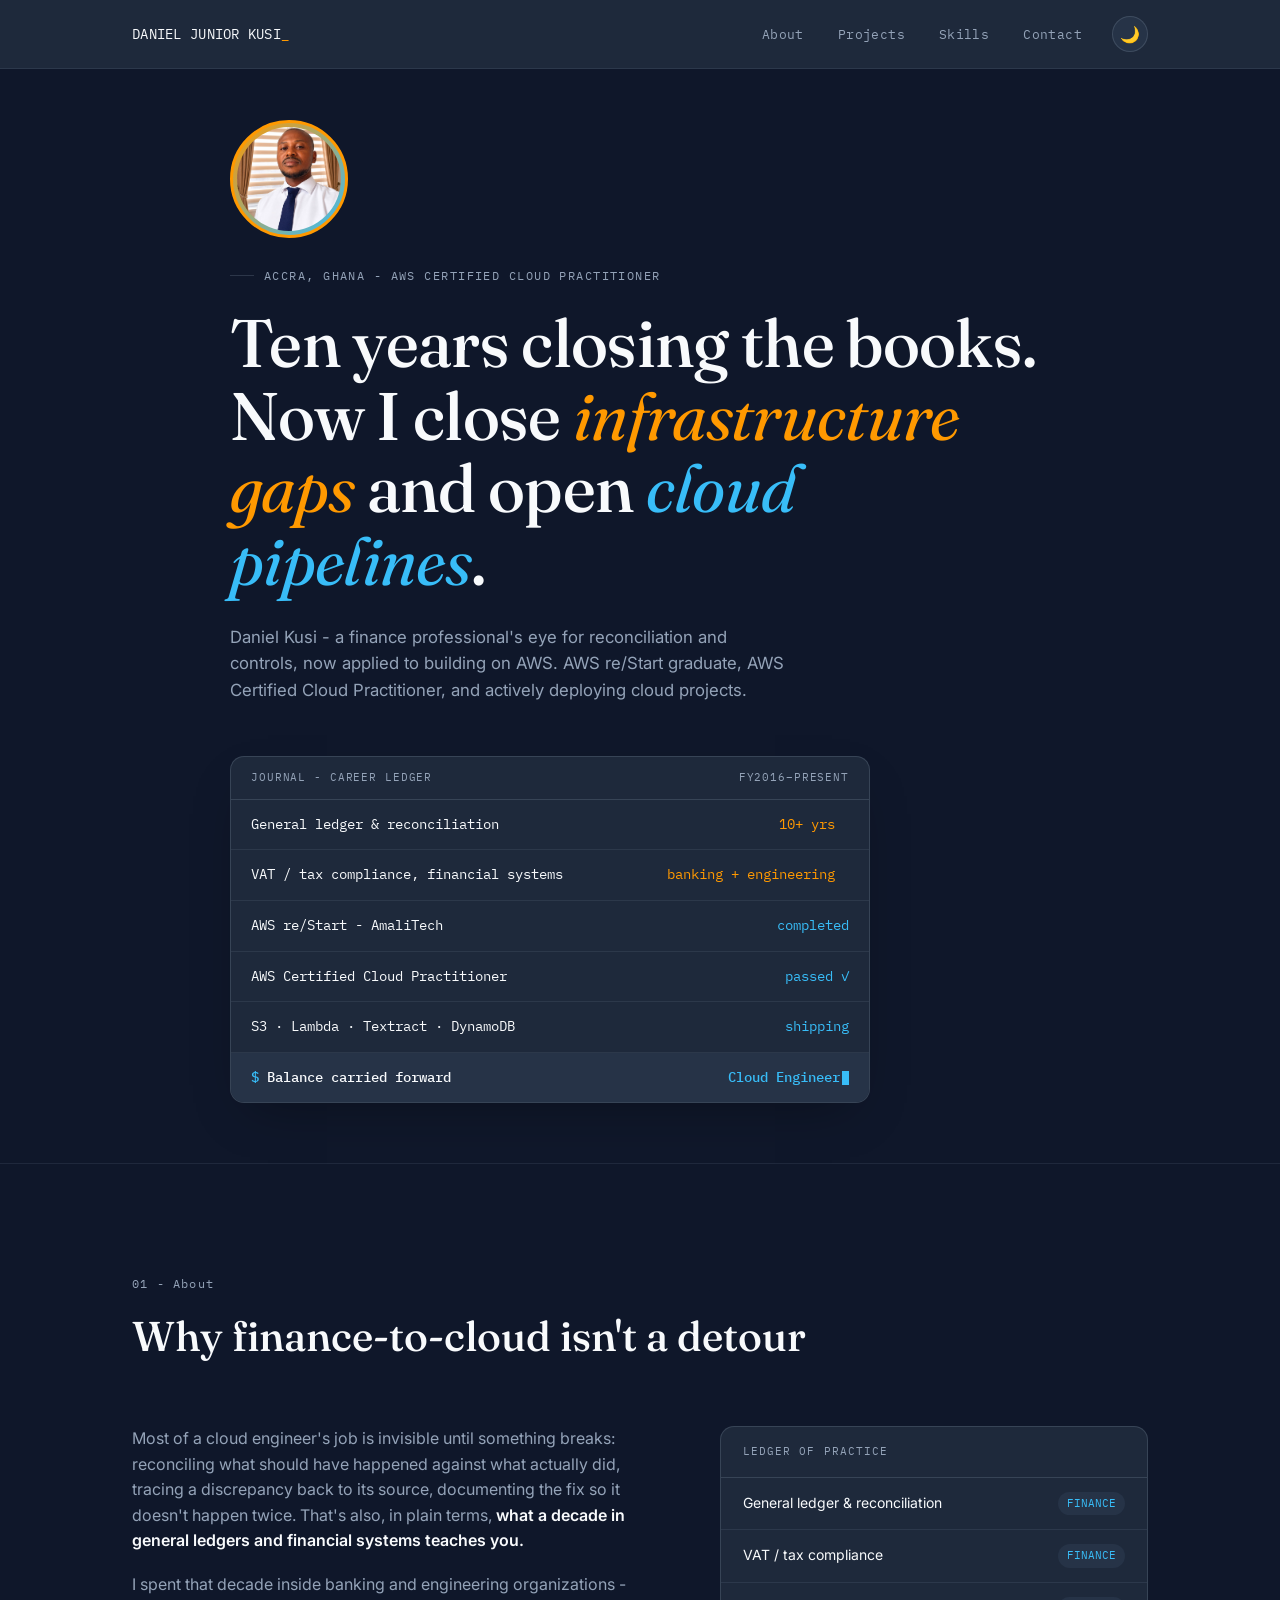
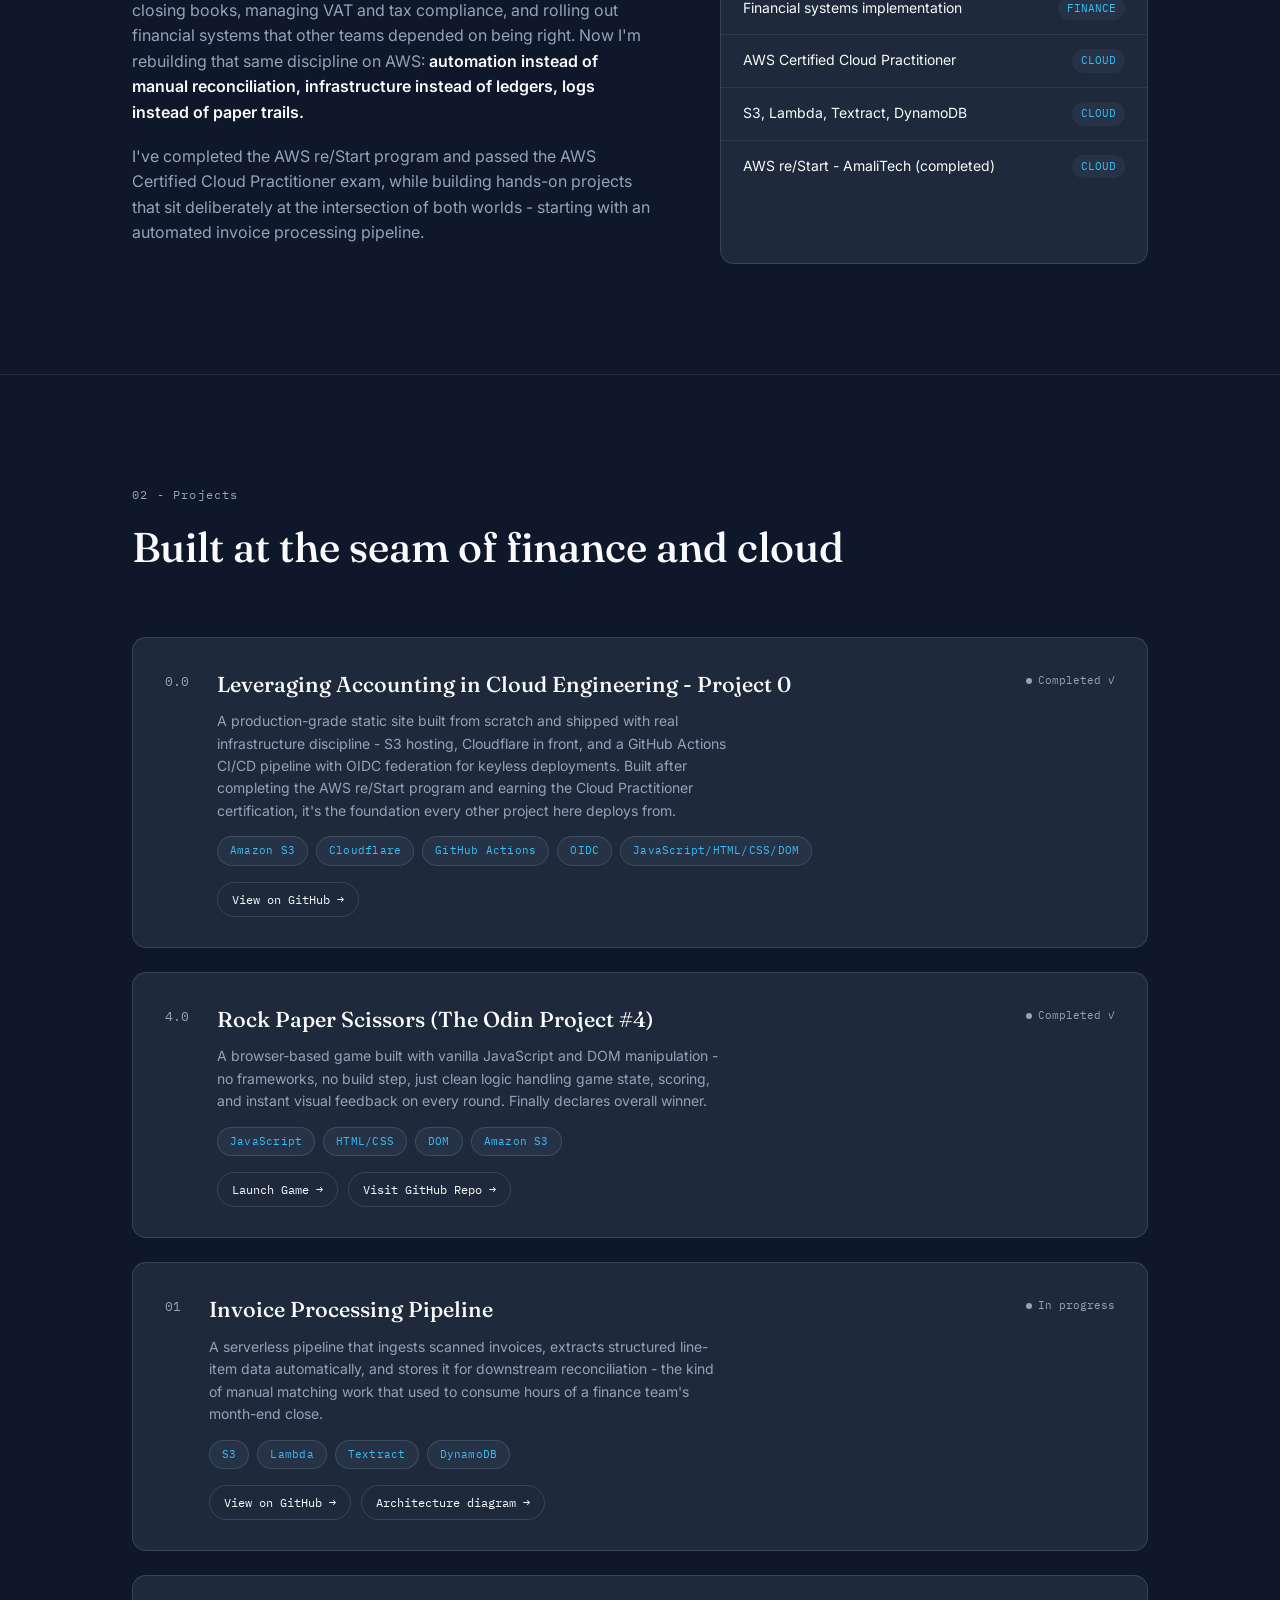
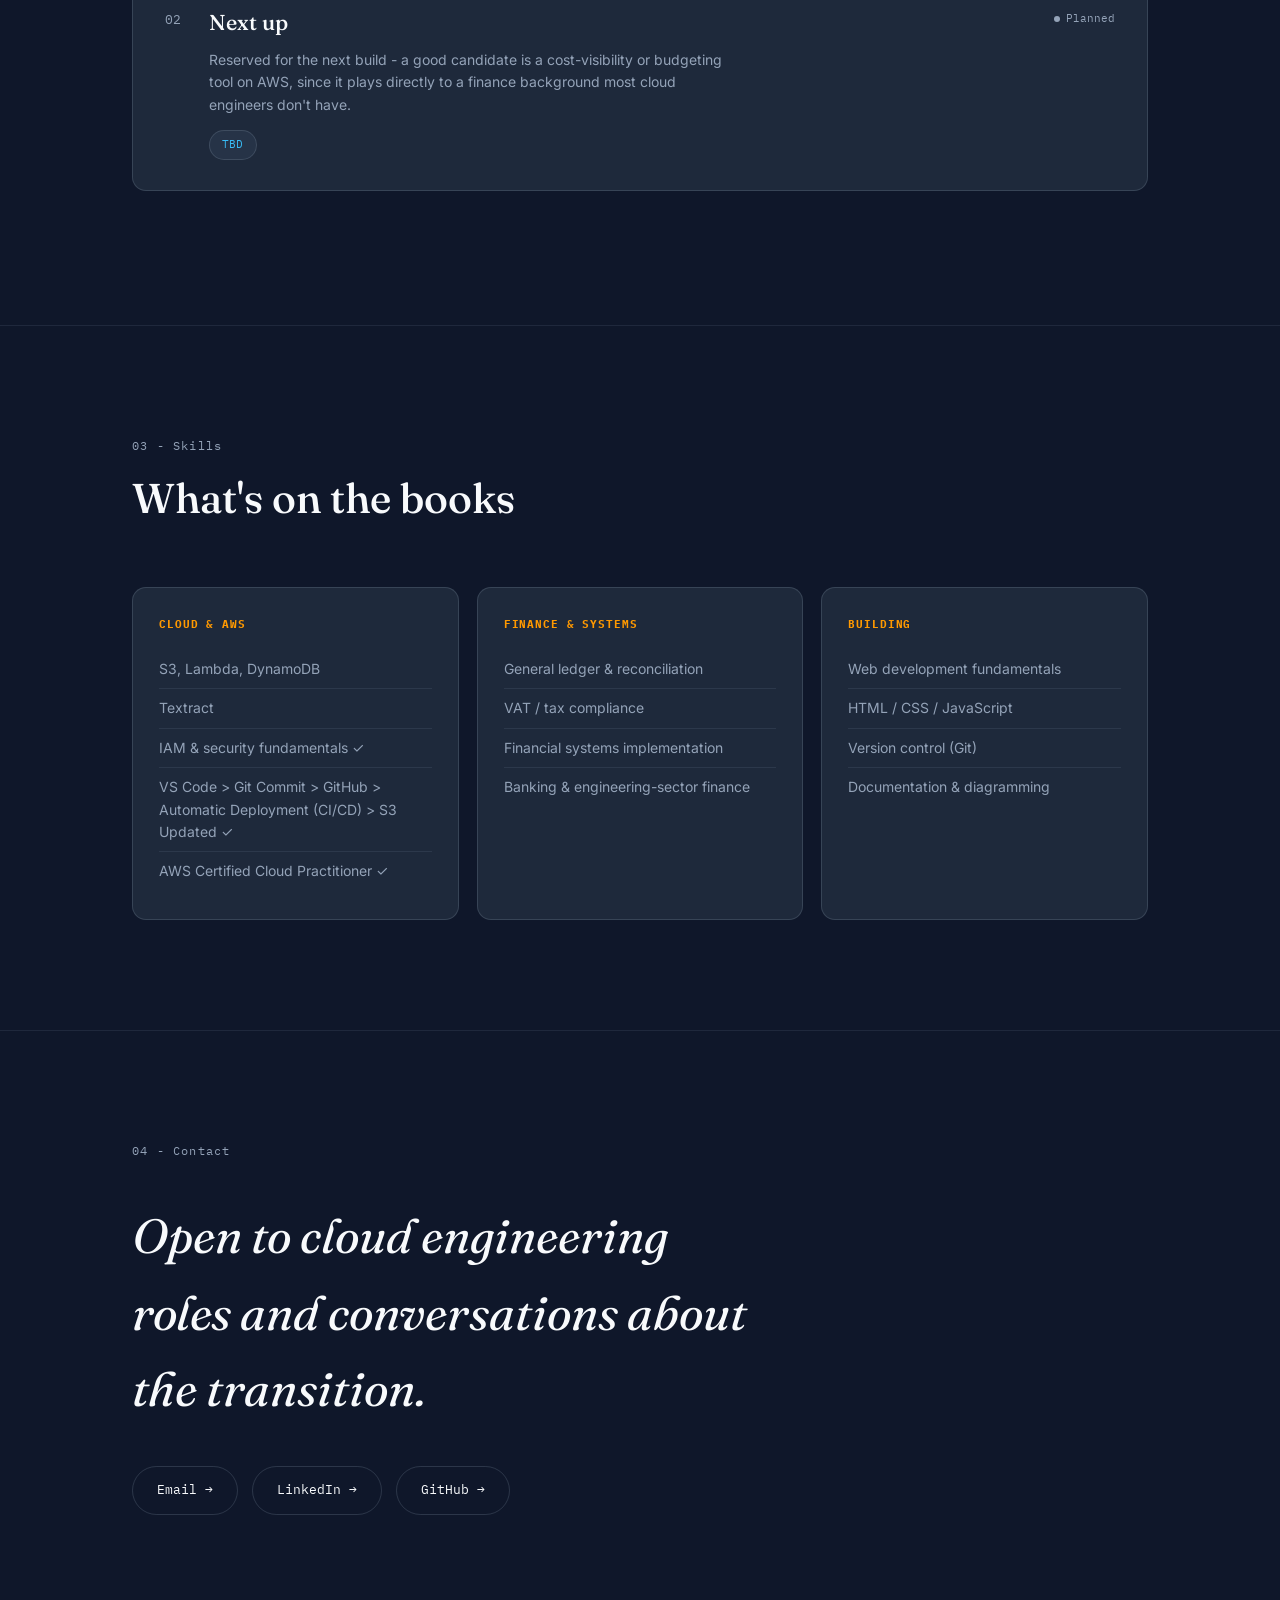
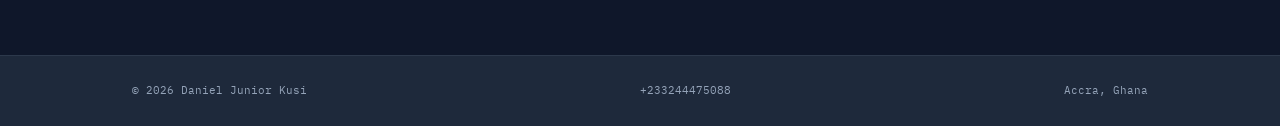
<file: index.html>
<!DOCTYPE html>
<html lang="en" data-theme="dark">
  <head>
  <meta charset="UTF-8">
  <meta name="viewport" content="width=device-width, initial-scale=1.0">

  <!-- Primary SEO -->
  <title>Daniel Kusi | Cloud Engineer &amp; Web Developer — Accra, Ghana</title>
  <meta name="description" content="Daniel Kusi is an AWS Certified Cloud Practitioner and AWS re/Start graduate, transitioning from 10+ years in finance and accounting into cloud engineering. Based in Accra, Ghana.">
  <meta name="keywords" content="AWS Certified Cloud Practitioner, AWS Cloud Engineer, AWS re/Start Graduate, Cloud Computing Ghana, Daniel Kusi, Cloud Engineer Accra, Serverless AWS, S3 Lambda DynamoDB, Finance to Cloud Career Change">
  <meta name="author" content="Daniel Kusi">
  <meta name="robots" content="index, follow">
  <link rel="canonical" href="https://danielkusi.com/">

  <!-- Open Graph -->
  <meta property="og:type" content="website">
  <meta property="og:title" content="Daniel Kusi | AWS Certified Cloud Practitioner & Web Developer">
  <meta property="og:description" content="10+ years in finance, now building on AWS. Follow the journey from general ledgers to cloud pipelines.">
  <meta property="og:image" content="https://danielkusi.com/images/daniel-junior-kusi.jpeg">
  <meta property="og:url" content="https://danielkusi.com/">
  <meta property="og:locale" content="en_US">

  <!-- Twitter -->
  <meta name="twitter:card" content="summary_large_image">
  <meta name="twitter:title" content="Daniel Kusi | AWS Certified Cloud Practitioner & Web Developer">
  <meta name="twitter:description" content="10+ years in finance, now building on AWS. Follow the journey from general ledgers to cloud pipelines.">
  <meta name="twitter:image" content="https://danielkusi.com/images/daniel-junior-kusi.jpeg">

  <!-- Favicon (LinkedIn headshot) -->
  <link rel="icon" type="ico" href="favicon.ico">
  <link rel="apple-touch-ico" href="favicon.ico">

  <!-- Structured data -->
  <script type="application/ld+json">
  {
    "@context": "https://schema.org",
    "@type": "Person",
    "name": "Daniel Kusi",
    "jobTitle": "AWS Certified Cloud Practitioner",
    "url": "https://danielkusi.com",
    "image": "https://danielkusi.com/images/daniel-junior-kusi.jpeg",
    "address": { "@type": "PostalAddress", "addressLocality": "Accra", "addressCountry": "GH" },
    "sameAs": [
      "https://linkedin.com/in/daniel-kusi-6439692b",
      "https://github.com/Kwamed2k"
    ]
  }
  </script>

  <link rel="preconnect" href="https://fonts.googleapis.com">
  <link rel="preconnect" href="https://fonts.gstatic.com" crossorigin>
  <link href="https://fonts.googleapis.com/css2?family=Fraunces:ital,opsz,wght@0,9..144,300;0,9..144,500;0,9..144,600;1,9..144,400&family=Inter:wght@400;500;600&family=IBM+Plex+Mono:wght@400;500&display=swap" rel="stylesheet">
  <link rel="stylesheet" href="css/styles.css">
  </head>
  
  <body>

    <script src="js/script.js" defer></script>

    <nav>
      <div class="nav-inner">
        <div class="nav-brand">
          <div class="nav-mark">DANIEL JUNIOR KUSI<span>_</span></div>
        </div>
        <button class="nav-toggle" id="navToggle" aria-label="Toggle menu" aria-expanded="false">☰</button>
        <ul class="nav-links" id="navLinks">
          <li><a href="#about">About</a></li>
          <li><a href="#projects">Projects</a></li>
          <li><a href="#skills">Skills</a></li>
          <li><a href="#contact">Contact</a></li>
          <li><button class="theme-btn" id="themeToggle" aria-label="Toggle dark/light mode">🌙</button></li>
        </ul>
      </div>
    </nav>

    <header class="hero">
      <div class="wrap">
        <div class="avatar-frame">
          <img id="avatarImg" src="images/daniel-junior-kusi.jpeg" alt="Daniel Kusi profile photo"
              onerror="this.style.display='none'; document.getElementById('avatarFallback').style.display='flex';">
          <div class="avatar-fallback" id="avatarFallback">DK</div>
        </div>

        <div class="hero-eyebrow">Accra, Ghana - AWS Certified Cloud Practitioner</div>
        <h1 class="hero-title">Ten years closing the books.<br>Now I close <span class="accent-debit">infrastructure gaps</span> and open <span class="accent-credit">cloud pipelines</span>.</h1>
        <p class="hero-sub">Daniel Kusi - a finance professional's eye for reconciliation and controls, now applied to building on AWS. AWS re/Start graduate, AWS Certified Cloud Practitioner, and actively deploying cloud projects.</p>

        <div class="ledger-console">
          <div class="lc-head"><span>JOURNAL - CAREER LEDGER</span><span>FY2016–PRESENT</span></div>
          <div class="lc-row"><span class="lc-label">General ledger &amp; reconciliation</span><span class="lc-debit">10+ yrs</span><span></span></div>
          <div class="lc-row"><span class="lc-label">VAT / tax compliance, financial systems</span><span class="lc-debit">banking + engineering</span><span></span></div>
          <div class="lc-row"><span class="lc-label">AWS re/Start - AmaliTech</span><span></span><span class="lc-credit">completed</span></div>
          <div class="lc-row"><span class="lc-label">AWS Certified Cloud Practitioner</span><span></span><span class="lc-credit">passed ✓</span></div>
          <div class="lc-row"><span class="lc-label">S3 · Lambda · Textract · DynamoDB</span><span></span><span class="lc-credit">shipping</span></div>
          <div class="lc-row balance"><span class="lc-label">Balance carried forward</span><span></span><span class="lc-credit">Cloud Engineer<span class="cursor-blink"></span></span></div>
        </div>
      </div>
    </header>

    <section id="about">
      <div class="wrap">
        <div class="section-head reveal">
          <span class="eyebrow-num">01 - About</span>
          <h2 class="section-title">Why finance-to-cloud isn't a detour</h2>
        </div>
        <div class="about-grid">
          <div class="about-copy reveal">
            <p>Most of a cloud engineer's job is invisible until something breaks: reconciling what should have happened against what actually did, tracing a discrepancy back to its source, documenting the fix so it doesn't happen twice. That's also, in plain terms, <strong>what a decade in general ledgers and financial systems teaches you.</strong></p>
            <p>I spent that decade inside banking and engineering organizations - closing books, managing VAT and tax compliance, and rolling out financial systems that other teams depended on being right. Now I'm rebuilding that same discipline on AWS: <strong>automation instead of manual reconciliation, infrastructure instead of ledgers, logs instead of paper trails.</strong></p>
            <p>I've completed the AWS re/Start program and passed the AWS Certified Cloud Practitioner exam, while building hands-on projects that sit deliberately at the intersection of both worlds - starting with an automated invoice processing pipeline.</p>
          </div>
          <div class="ledger-card reveal">
            <div class="card-title">Ledger of Practice</div>
            <ul>
              <li><span>General ledger &amp; reconciliation</span><span>FINANCE</span></li>
              <li><span>VAT / tax compliance</span><span>FINANCE</span></li>
              <li><span>Financial systems implementation</span><span>FINANCE</span></li>
              <li><span>AWS Certified Cloud Practitioner</span><span>CLOUD</span></li>
              <li><span>S3, Lambda, Textract, DynamoDB</span><span>CLOUD</span></li>
              <li><span>AWS re/Start - AmaliTech (completed)</span><span>CLOUD</span></li>
            </ul>
          </div>
        </div>
      </div>
    </section>

    <section id="projects">
      <div class="wrap">
        <div class="section-head reveal">
          <span class="eyebrow-num">02 - Projects</span>
          <h2 class="section-title">Built at the seam of finance and cloud</h2>
        </div>

        <div class="project-card reveal">
          <div class="project-index">0.0</div>
          <div class="project-body">
            <h3>Leveraging Accounting in Cloud Engineering - Project 0</h3>
            <p>A production-grade static site built from scratch and shipped with real infrastructure discipline - S3 hosting, Cloudflare in front, and a GitHub Actions CI/CD pipeline with OIDC federation for keyless deployments. Built after completing the AWS re/Start program and earning the Cloud Practitioner certification, it's the foundation every other project here deploys from.</p>
            <div class="tag-row">
              <span class="tag">Amazon S3</span>
              <span class="tag">Cloudflare</span>
              <span class="tag">GitHub Actions</span>
              <span class="tag">OIDC</span>
              <span class="tag">JavaScript/HTML/CSS/DOM</span>
            </div>
            <div class="project-links">
              <a href="https://github.com/kwamed2k/portfolio" target="_blank" rel="noopener">View on GitHub →</a>
            </div>
          </div>
          <div class="project-status"><span class="status-dot pending"></span>Completed ✓</div>
        </div>

        <div class="project-card reveal">
          <div class="project-index">4.0</div>
          <div class="project-body">
            <h3>Rock Paper Scissors (The Odin Project #4)</h3>
            <p>A browser-based game built with vanilla JavaScript and DOM manipulation - no frameworks, no build step, just clean logic handling game state, scoring, and instant visual feedback on every round. Finally declares overall winner.</p>
            <div class="tag-row">
              <span class="tag">JavaScript</span>
              <span class="tag">HTML/CSS</span>
              <span class="tag">DOM</span>
              <span class="tag">Amazon S3</span>
            </div>
            <div class="project-links">
              <a href="https://danielkusi.com/rock-paper-scissors" target="_blank" rel="noopener">Launch Game →</a>
              <a href="https://github.com/kwamed2k/rock-paper-scissors" target="_blank" rel="noopener">Visit GitHub Repo →</a>
            </div>
          </div>
          <div class="project-status"><span class="status-dot pending"></span>Completed ✓</div>
        </div>

        <div class="project-card reveal">
          <div class="project-index">01</div>
          <div class="project-body">
            <h3>Invoice Processing Pipeline</h3>
            <p>A serverless pipeline that ingests scanned invoices, extracts structured line-item data automatically, and stores it for downstream reconciliation - the kind of manual matching work that used to consume hours of a finance team's month-end close.</p>
            <div class="tag-row">
              <span class="tag">S3</span>
              <span class="tag">Lambda</span>
              <span class="tag">Textract</span>
              <span class="tag">DynamoDB</span>
            </div>
            <div class="project-links">
              <a href="construction.html" target="_blank" rel="noopener">View on GitHub →</a>
              <a href="construction.html" target="_blank" rel="noopener">Architecture diagram →</a>
            </div>
          </div>
          <div class="project-status"><span class="status-dot pending"></span>In progress</div>
        </div>

        <div class="project-card reveal">
          <div class="project-index">02</div>
          <div class="project-body">
            <h3>Next up</h3>
            <p>Reserved for the next build - a good candidate is a cost-visibility or budgeting tool on AWS, since it plays directly to a finance background most cloud engineers don't have.</p>
            <div class="tag-row">
              <span class="tag">TBD</span>
            </div>
          </div>
          <div class="project-status"><span class="status-dot pending"></span>Planned</div>
        </div>
      </div>
    </section>

    <section id="skills">
      <div class="wrap">
        <div class="section-head reveal">
          <span class="eyebrow-num">03 - Skills</span>
          <h2 class="section-title">What's on the books</h2>
        </div>
      </div>
      <div class="wrap reveal">
        <div class="skills-columns">
          <div class="skill-col">
            <h4>Cloud &amp; AWS</h4>
            <ul>
              <li>S3, Lambda, DynamoDB</li>
              <li>Textract</li>
              <li>IAM &amp; security fundamentals ✓</li>
              <li>VS Code > Git Commit > GitHub > Automatic Deployment (CI/CD) > S3 Updated ✓</li>
              <li>AWS Certified Cloud Practitioner ✓</li>
            </ul>
          </div>
          <div class="skill-col">
            <h4>Finance &amp; Systems</h4>
            <ul>
              <li>General ledger &amp; reconciliation</li>
              <li>VAT / tax compliance</li>
              <li>Financial systems implementation</li>
              <li>Banking &amp; engineering-sector finance</li>
            </ul>
          </div>
          <div class="skill-col">
            <h4>Building</h4>
            <ul>
              <li>Web development fundamentals</li>
              <li>HTML / CSS / JavaScript</li>
              <li>Version control (Git)</li>
              <li>Documentation &amp; diagramming</li>
            </ul>
          </div>
        </div>
      </div>
    </section>

    <section id="contact">
      <div class="wrap contact-wrap">
        <span class="eyebrow-num reveal">04 - Contact</span>
        <h2 class="contact-title reveal">Open to cloud engineering roles and conversations about the transition.</h2>
        <div class="contact-links reveal">
          <a class="contact-btn" href="mailto:danielkusijnr@gmail.com">Email →</a>
          <a class="contact-btn" href="https://linkedin.com/in/daniel-kusi-6439692b" target="_blank" rel="noopener">LinkedIn →</a>
          <a class="contact-btn" href="https://github.com/Kwamed2k" target="_blank" rel="noopener">GitHub →</a>
        </div>
      </div>
    </section>

    <footer>
      <div class="wrap">
        <span>© 2026 Daniel Junior Kusi</span>
        <span>+233244475088</span>
        <span>Accra, Ghana</span>
      </div>
    </footer>

  </body>
</html>
</file>
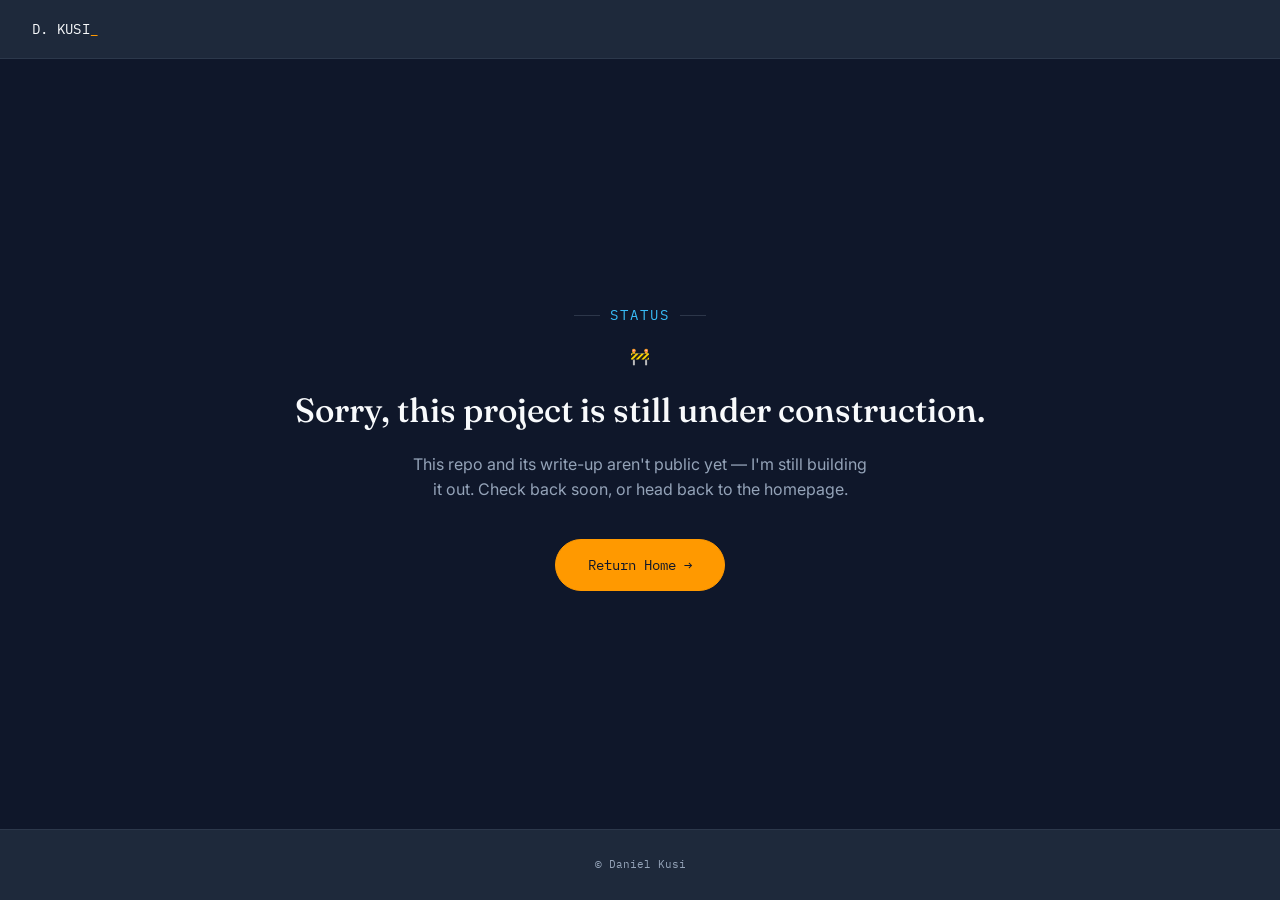
<file: construction.html>
<!DOCTYPE html>
<html lang="en" data-theme="dark">
<head>
<meta charset="UTF-8">
<meta name="viewport" content="width=device-width, initial-scale=1.0">
<title>Project Under Construction | Daniel Kusi</title>
<meta name="robots" content="noindex, follow">
<link rel="icon" type="image/jpeg" href="profile.jpg">
<link rel="apple-touch-icon" href="profile.jpg">
<link rel="preconnect" href="https://fonts.googleapis.com">
<link rel="preconnect" href="https://fonts.gstatic.com" crossorigin>
<link href="https://fonts.googleapis.com/css2?family=Fraunces:ital,opsz,wght@0,9..144,300;0,9..144,500;0,9..144,600;1,9..144,400&family=Inter:wght@400;500;600&family=IBM+Plex+Mono:wght@400;500&display=swap" rel="stylesheet">
<link rel="stylesheet" href="css/styles.css">
</head>
<body class="error-page">

<header>
  <div class="nav-mark">D. KUSI<span>_</span></div>
</header>

<main>
  <div>
    <div class="error-code">STATUS</div>
    <div class="construction-icon">🚧</div>
    <h1>Sorry, this project is still under construction.</h1>
    <p class="sub">This repo and its write-up aren't public yet — I'm still building it out. Check back soon, or head back to the homepage.</p>
    <a class="home-btn" href="https://danielkusi.com">Return Home →</a>
  </div>
</main>

<footer>
  © Daniel Kusi
</footer>

</body>
</html>
</file>
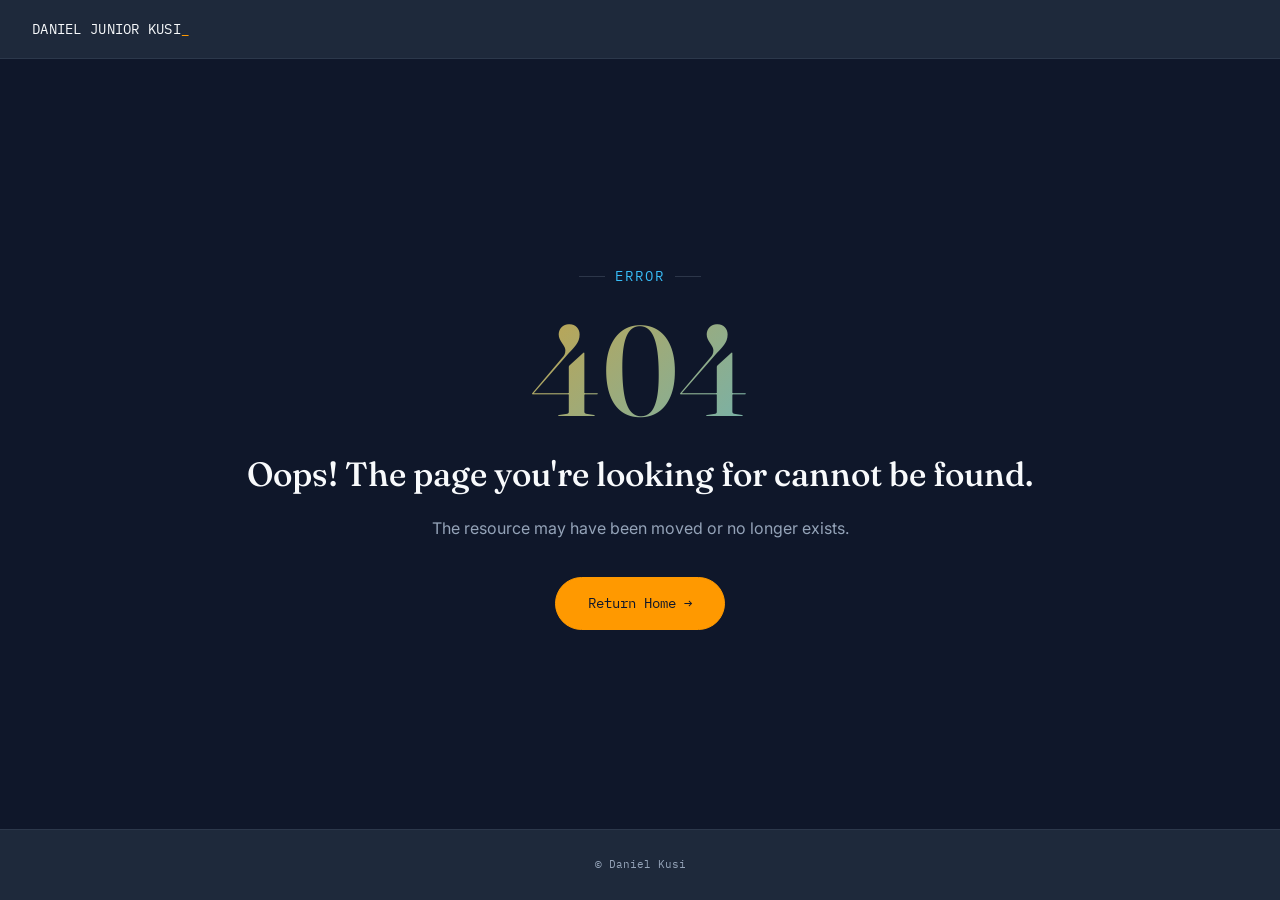
<file: error404.html>
<!DOCTYPE html>
<html lang="en" data-theme="dark">
<head>
<meta charset="UTF-8">
<meta name="viewport" content="width=device-width, initial-scale=1.0">
<title>404 — Page Not Found | Daniel Kusi</title>
<meta name="robots" content="noindex, follow">
<link rel="icon" type="image/jpeg" href="profile.jpg">
<link rel="apple-touch-icon" href="profile.jpg">
<link rel="preconnect" href="https://fonts.googleapis.com">
<link rel="preconnect" href="https://fonts.gstatic.com" crossorigin>
<link href="https://fonts.googleapis.com/css2?family=Fraunces:ital,opsz,wght@0,9..144,300;0,9..144,500;0,9..144,600;1,9..144,400&family=Inter:wght@400;500;600&family=IBM+Plex+Mono:wght@400;500&display=swap" rel="stylesheet">
<link rel="stylesheet" href="css/styles.css">
</head>
<body class="error-page">

<header>
  <div class="nav-mark">DANIEL JUNIOR KUSI<span>_</span></div>
</header>

<main>
  <div>
    <div class="error-code">ERROR</div>
    <div class="error-code-num">404</div>
    <h1>Oops! The page you're looking for cannot be found.</h1>
    <p class="sub">The resource may have been moved or no longer exists.</p>
    <a class="home-btn" href="https://danielkusi.com">Return Home →</a>
  </div>
</main>

<footer>
  © Daniel Kusi
</footer>

</body>
</html>
</file>
<file: css/styles.css>
/* ==========================================================================
   danielkusi.com — shared stylesheet
   Used by: index.html, 404.html, and any future page on the site.
   Theme: "Ledger to Cloud" — AWS-inspired palette, dark/light mode via
   [data-theme] on <html>, toggled and persisted in script blocks per page.
   ========================================================================== */

:root, [data-theme="dark"]{
  --bg:#0F172A;
  --surface:#1E293B;
  --surface-2:#263347;
  --header-bg:#1E293B;
  --footer-bg:#1E293B;
  --rule:rgba(148,163,184,0.22);
  --rule-soft:rgba(148,163,184,0.12);
  --primary:#FF9900;
  --primary-dim:#B36B00;
  --accent:#38BDF8;
  --accent-dim:#1E80A8;
  --text:#F8FAFC;
  --muted:#94A3B8;
  --radius:14px;
  --radius-sm:9px;
}
[data-theme="light"]{
  --bg:#F8FAFC;
  --surface:#FFFFFF;
  --surface-2:#EEF2F8;
  --header-bg:#FFFFFF;
  --footer-bg:#FFFFFF;
  --rule:rgba(15,23,42,0.12);
  --rule-soft:rgba(15,23,42,0.07);
  --primary:#FF9900;
  --primary-dim:#C77600;
  --accent:#0284C7;
  --accent-dim:#0C5A85;
  --text:#0F172A;
  --muted:#475569;
}

*{box-sizing:border-box; margin:0; padding:0;}
html{scroll-behavior:smooth;}
@media (prefers-reduced-motion: reduce){
  html{scroll-behavior:auto;}
  *{animation-duration:0.01ms !important; animation-iteration-count:1 !important; transition-duration:0.01ms !important;}
}
body{
  background:var(--bg);
  color:var(--text);
  font-family:'Inter', sans-serif;
  line-height:1.6;
  overflow-x:hidden;
  transition:background 0.3s ease, color 0.3s ease;
}
a{color:inherit;}
.wrap{max-width:1080px; margin:0 auto; padding:0 32px;}
::selection{background:var(--accent); color:var(--bg);}

/* ---------- NAV (site header, all pages) ---------- */
nav{
  position:fixed; top:0; left:0; right:0; z-index:100;
  background:var(--header-bg);
  border-bottom:1px solid var(--rule-soft);
  transition:background 0.3s ease;
}
.nav-inner{
  max-width:1080px; margin:0 auto; padding:16px 32px;
  display:flex; align-items:center; justify-content:space-between;
}
.nav-brand{display:flex; align-items:center; gap:10px;}
.nav-mark{
  font-family:'IBM Plex Mono', monospace;
  font-size:14px; letter-spacing:0.02em;
  color:var(--text);
}
.nav-mark span{color:var(--primary);}
.nav-links{display:flex; align-items:center; gap:26px; list-style:none;}
.nav-links a{
  font-family:'IBM Plex Mono', monospace;
  font-size:13px; text-decoration:none; color:var(--muted);
  letter-spacing:0.03em;
  padding:6px 4px;
  border-radius:var(--radius-sm);
  transition:color 0.2s ease;
}
.nav-links a:hover, .nav-links a:focus-visible{color:var(--accent); outline:none;}
.nav-toggle{display:none; background:none; border:none; color:var(--text); font-size:22px; cursor:pointer;}

.theme-btn{
  display:flex; align-items:center; justify-content:center;
  width:36px; height:36px;
  border:1px solid var(--rule);
  border-radius:50%;
  background:var(--surface-2);
  cursor:pointer; font-size:16px;
  transition:border-color 0.2s ease, transform 0.2s ease;
}
.theme-btn:hover{border-color:var(--accent); transform:scale(1.06);}

@media (max-width:720px){
  .nav-links{
    position:fixed; top:64px; right:0; left:0;
    background:var(--header-bg); border-bottom:1px solid var(--rule-soft);
    flex-direction:column; align-items:flex-start; padding:20px 32px; gap:18px;
    transform:translateY(-150%); transition:transform 0.25s ease;
  }
  .nav-links.open{transform:translateY(0);}
  .nav-toggle{display:block;}
}

/* ---------- HERO (homepage) ---------- */
header.hero{
  min-height:100vh;
  display:flex; align-items:center;
  padding-top:120px; padding-bottom:60px;
  position:relative;
}
.avatar-frame{
  width:118px; height:118px;
  border-radius:50%;
  border:3px solid var(--primary);
  padding:4px;
  margin-bottom:28px;
  position:relative;
  background:linear-gradient(135deg, var(--primary), var(--accent));
}
.avatar-frame img, .avatar-fallback{
  width:100%; height:100%;
  border-radius:50%;
  object-fit:cover;
  display:block;
  background:var(--surface-2);
}
.avatar-fallback{
  display:none;
  align-items:center; justify-content:center;
  font-family:'Fraunces', serif; font-size:2rem; color:var(--muted);
}
.hero-eyebrow{
  font-family:'IBM Plex Mono', monospace;
  font-size:12px; letter-spacing:0.12em; text-transform:uppercase;
  color:var(--muted); margin-bottom:22px;
  display:flex; align-items:center; gap:10px;
}
.hero-eyebrow::before{
  content:''; width:24px; height:1px; background:var(--rule);
}
h1.hero-title{
  font-family:'Fraunces', serif;
  font-weight:500;
  font-size:clamp(2.4rem, 6vw, 4.2rem);
  line-height:1.08;
  letter-spacing:-0.01em;
  max-width:820px;
}
h1.hero-title .accent-debit{color:var(--primary); font-style:italic; font-weight:400;}
h1.hero-title .accent-credit{color:var(--accent); font-style:italic; font-weight:400;}
.hero-sub{
  margin-top:26px; max-width:560px;
  color:var(--muted); font-size:1.05rem;
}

/* Ledger-to-terminal signature block */
.ledger-console{
  margin-top:52px;
  border:1px solid var(--rule);
  background:var(--surface);
  max-width:640px;
  border-radius:var(--radius);
  overflow:hidden;
  font-family:'IBM Plex Mono', monospace;
  font-size:13.5px;
  box-shadow:0 20px 50px -20px rgba(0,0,0,0.35);
}
.ledger-console .lc-head{
  display:flex; justify-content:space-between;
  padding:12px 20px;
  border-bottom:1px solid var(--rule);
  color:var(--muted); font-size:11px; letter-spacing:0.08em;
}
.lc-row{
  display:grid;
  grid-template-columns:1fr auto auto;
  gap:14px;
  padding:14px 20px;
  border-bottom:1px solid var(--rule-soft);
  opacity:0; transform:translateY(6px);
  animation:rowIn 0.5s ease forwards;
}
.lc-row:last-child{border-bottom:none;}
.lc-row:nth-child(2){animation-delay:0.15s;}
.lc-row:nth-child(3){animation-delay:0.5s;}
.lc-row:nth-child(4){animation-delay:0.85s;}
.lc-row:nth-child(5){animation-delay:1.2s;}
@keyframes rowIn{to{opacity:1; transform:translateY(0);}}
.lc-label{color:var(--text);}
.lc-debit{color:var(--primary); text-align:right;}
.lc-credit{color:var(--accent); text-align:right;}
.lc-row.balance{
  background:var(--surface-2);
  color:var(--text);
  font-weight:500;
}
.lc-row.balance .lc-label::before{content:'$ '; color:var(--accent);}
.cursor-blink{
  display:inline-block; width:7px; height:14px; background:var(--accent);
  animation:blink 1s step-end infinite; vertical-align:middle; margin-left:2px;
}
@keyframes blink{50%{opacity:0;}}

/* ---------- SECTION SHARED ---------- */
section{padding:110px 0;}
.section-head{margin-bottom:56px;}
.eyebrow-num{
  font-family:'IBM Plex Mono', monospace;
  font-size:12px; color:var(--muted); letter-spacing:0.1em;
  display:block; margin-bottom:10px;
}
h2.section-title{
  font-family:'Fraunces', serif;
  font-weight:500;
  font-size:clamp(1.8rem, 4vw, 2.6rem);
}

/* ---------- ABOUT ---------- */
#about{border-top:1px solid var(--rule-soft);}
.about-grid{
  display:grid; grid-template-columns:1.1fr 0.9fr; gap:64px;
}
@media (max-width:800px){.about-grid{grid-template-columns:1fr;}}
.about-copy p{color:var(--muted); margin-bottom:18px; max-width:520px;}
.about-copy strong{color:var(--text); font-weight:600;}
.ledger-card{
  border:1px solid var(--rule);
  background:var(--surface);
  border-radius:var(--radius);
  overflow:hidden;
}
.ledger-card .card-title{
  font-family:'IBM Plex Mono', monospace;
  font-size:11px; letter-spacing:0.1em; text-transform:uppercase;
  color:var(--muted); padding:16px 22px; border-bottom:1px solid var(--rule);
}
.ledger-card ul{list-style:none;}
.ledger-card li{
  display:flex; justify-content:space-between; gap:16px;
  padding:14px 22px; border-bottom:1px solid var(--rule-soft);
  font-size:14px;
}
.ledger-card li:last-child{border-bottom:none;}
.ledger-card li span:first-child{color:var(--text);}
.ledger-card li span:last-child{
  font-family:'IBM Plex Mono', monospace; font-size:11px; color:var(--accent);
  background:var(--surface-2); padding:3px 9px; border-radius:999px; white-space:nowrap;
}

/* ---------- PROJECTS ---------- */
#projects{border-top:1px solid var(--rule-soft);}
.project-card{
  border:1px solid var(--rule);
  background:var(--surface);
  border-radius:var(--radius);
  margin-bottom:24px;
  display:grid; grid-template-columns:auto 1fr auto;
  gap:28px; align-items:start;
  padding:30px 32px;
  transition:border-color 0.2s ease, transform 0.2s ease, box-shadow 0.2s ease;
}
.project-card:hover{
  border-color:var(--accent-dim);
  transform:translateY(-3px);
  box-shadow:0 16px 40px -22px rgba(56,189,248,0.35);
}
@media (max-width:720px){
  .project-card{grid-template-columns:1fr; gap:14px;}
}
.project-index{
  font-family:'IBM Plex Mono', monospace;
  color:var(--muted); font-size:13px; padding-top:4px;
}
.project-body h3{
  font-family:'Fraunces', serif; font-weight:500; font-size:1.35rem; margin-bottom:8px;
}
.project-body p{color:var(--muted); font-size:14px; margin-bottom:14px; max-width:520px;}
.tag-row{display:flex; flex-wrap:wrap; gap:8px;}
.tag{
  font-family:'IBM Plex Mono', monospace; font-size:11px;
  border:1px solid var(--rule); color:var(--accent);
  padding:5px 12px; border-radius:999px; letter-spacing:0.02em;
  background:var(--surface-2);
}
.project-status{
  font-family:'IBM Plex Mono', monospace; font-size:11px;
  color:var(--muted); text-align:right; white-space:nowrap; padding-top:4px;
}
.status-dot{
  display:inline-block; width:6px; height:6px; border-radius:50%;
  margin-right:6px; background:var(--accent);
}
.status-dot.pending{background:var(--muted);}
.project-links{margin-top:16px; display:flex; gap:10px; flex-wrap:wrap;}
.project-links a{
  font-family:'IBM Plex Mono', monospace; font-size:12px;
  color:var(--text); text-decoration:none;
  border:1px solid var(--rule);
  padding:7px 14px; border-radius:999px;
  transition:border-color 0.2s ease, color 0.2s ease, background 0.2s ease;
}
.project-links a:hover, .project-links a:focus-visible{
  color:var(--bg); background:var(--accent); border-color:var(--accent); outline:none;
}

/* ---------- SKILLS ---------- */
#skills{border-top:1px solid var(--rule-soft);}
.skills-columns{
  display:grid; grid-template-columns:repeat(3, 1fr); gap:18px;
}
@media (max-width:720px){.skills-columns{grid-template-columns:1fr;}}
.skill-col{
  background:var(--surface); padding:28px 26px;
  border:1px solid var(--rule); border-radius:var(--radius);
}
.skill-col h4{
  font-family:'IBM Plex Mono', monospace; font-size:11px;
  color:var(--primary); letter-spacing:0.08em; text-transform:uppercase; margin-bottom:16px;
}
.skill-col ul{list-style:none;}
.skill-col li{
  color:var(--muted); font-size:14px; padding:8px 0; border-bottom:1px solid var(--rule-soft);
}
.skill-col li:last-child{border-bottom:none;}

/* ---------- CONTACT ---------- */
#contact{border-top:1px solid var(--rule-soft); padding-bottom:140px;}
.contact-wrap{
  display:flex; flex-direction:column; align-items:flex-start; gap:28px;
}
h2.contact-title{
  font-family:'Fraunces', serif; font-style:italic; font-weight:400;
  font-size:clamp(1.8rem, 5vw, 3rem); max-width:640px;
}
.contact-links{display:flex; flex-wrap:wrap; gap:14px; margin-top:10px;}
.contact-btn{
  font-family:'IBM Plex Mono', monospace; font-size:13px;
  border:1px solid var(--rule); color:var(--text); text-decoration:none;
  padding:13px 24px; border-radius:999px;
  transition:all 0.2s ease;
}
.contact-btn:hover, .contact-btn:focus-visible{
  border-color:var(--primary); color:var(--bg); background:var(--primary); outline:none;
}

/* ---------- FOOTER (all pages) ---------- */
footer{
  background:var(--footer-bg);
  padding:26px 0; border-top:1px solid var(--rule-soft);
  font-family:'IBM Plex Mono', monospace; font-size:11px; color:var(--muted);
  text-align:center;
}
footer .wrap{display:flex; justify-content:space-between; flex-wrap:wrap; gap:10px;}

/* reveal on scroll (homepage sections) */
.reveal{opacity:0; transform:translateY(18px); transition:opacity 0.6s ease, transform 0.6s ease;}
.reveal.in{opacity:1; transform:translateY(0);}

/* ---------- ERROR PAGES (404, 500, etc.) ---------- */
body.error-page{
  min-height:100vh;
  display:flex;
  flex-direction:column;
}
.error-page header{
  background:var(--header-bg);
  border-bottom:1px solid var(--rule-soft);
  padding:18px 32px;
}
.error-page footer{
  text-align:center;
}
.error-page main{
  min-height:calc(100vh - 130px);
  display:flex;
  align-items:center;
  justify-content:center;
  text-align:center;
  padding:60px 24px;
}
.error-code{
  font-family:'IBM Plex Mono', monospace;
  font-size:14px; letter-spacing:0.15em;
  color:var(--accent);
  margin-bottom:18px;
  display:inline-flex; align-items:center; gap:10px;
}
.error-code::before, .error-code::after{
  content:''; width:26px; height:1px; background:var(--rule);
}
.error-code-num{
  font-family:'Fraunces', serif;
  font-weight:500;
  font-size:clamp(4rem, 14vw, 8rem);
  line-height:1;
  background:linear-gradient(135deg, var(--primary), var(--accent));
  -webkit-background-clip:text;
  background-clip:text;
  -webkit-text-fill-color:transparent;
  margin-bottom:8px;
}
.error-page h1{
  font-family:'Fraunces', serif;
  font-weight:500;
  font-size:clamp(1.5rem, 3.4vw, 2.1rem);
  margin-top:14px;
  margin-bottom:14px;
}
.error-page p.sub{
  color:var(--muted);
  font-size:1rem;
  max-width:460px;
  margin:0 auto 36px;
}
.home-btn{
  display:inline-block;
  font-family:'IBM Plex Mono', monospace;
  font-size:14px;
  color:var(--bg);
  background:var(--primary);
  text-decoration:none;
  padding:14px 32px;
  border-radius:999px;
  border:1px solid var(--primary);
  transition:transform 0.2s ease, box-shadow 0.2s ease, background 0.2s ease;
}
.home-btn:hover, .home-btn:focus-visible{
  background:var(--accent);
  border-color:var(--accent);
  color:var(--bg);
  transform:translateY(-2px);
  box-shadow:0 14px 34px -16px rgba(56,189,248,0.5);
  outline:none;
}
</file>
